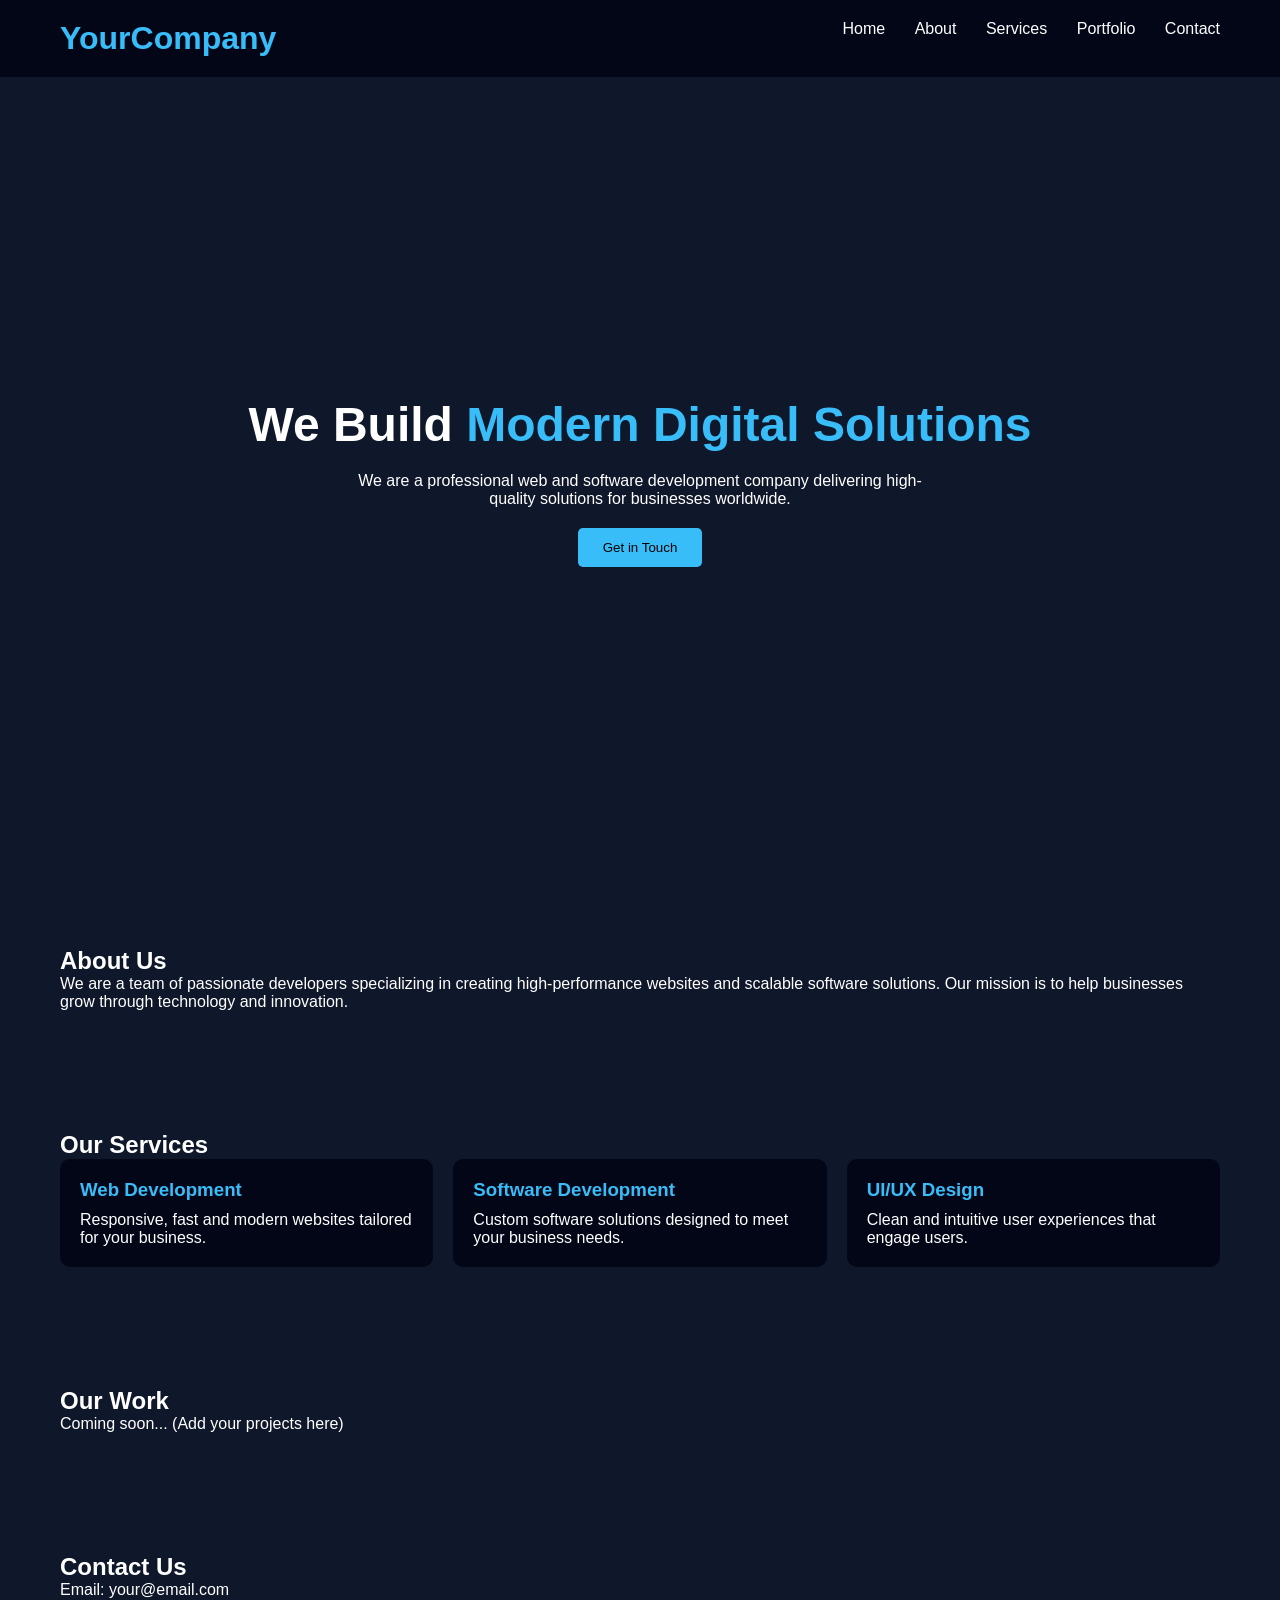
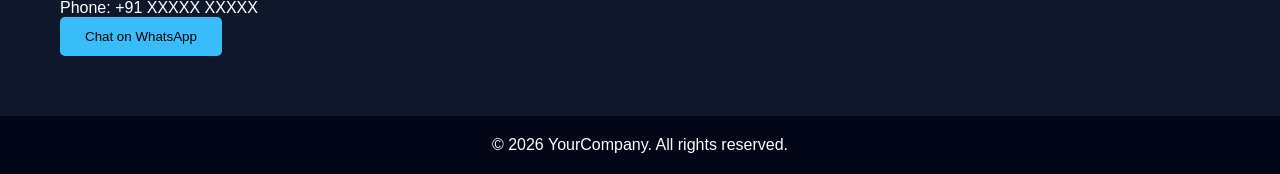
<file: Index.html>
<!DOCTYPE html>
<html lang="en">
<head>
  <meta charset="UTF-8" />
  <meta name="viewport" content="width=device-width, initial-scale=1.0"/>
  <title>Your Company Name</title>

  <style>
    * {
      margin: 0;
      padding: 0;
      box-sizing: border-box;
      font-family: 'Segoe UI', sans-serif;
    }

    body {
      background: #0f172a;
      color: white;
    }

    header {
      display: flex;
      justify-content: space-between;
      padding: 20px 60px;
      background: #020617;
      position: sticky;
      top: 0;
    }

    header h1 {
      color: #38bdf8;
    }

    nav a {
      margin-left: 25px;
      color: white;
      text-decoration: none;
    }

    .hero {
      height: 90vh;
      display: flex;
      flex-direction: column;
      justify-content: center;
      align-items: center;
      text-align: center;
      padding: 20px;
    }

    .hero h2 {
      font-size: 3rem;
    }

    .hero span {
      color: #38bdf8;
    }

    .hero p {
      margin: 20px 0;
      max-width: 600px;
    }

    .btn {
      padding: 12px 25px;
      background: #38bdf8;
      color: black;
      border: none;
      cursor: pointer;
      border-radius: 5px;
    }

    section {
      padding: 60px;
    }

    .services {
      display: flex;
      gap: 20px;
      flex-wrap: wrap;
    }

    .card {
      background: #020617;
      padding: 20px;
      border-radius: 10px;
      flex: 1;
      min-width: 250px;
    }

    .card h3 {
      margin-bottom: 10px;
      color: #38bdf8;
    }

    footer {
      text-align: center;
      padding: 20px;
      background: #020617;
    }

    @media(max-width: 768px) {
      header {
        flex-direction: column;
        align-items: center;
      }

      nav {
        margin-top: 10px;
      }
    }
  </style>
</head>

<body>

<header>
  <h1>YourCompany</h1>
  <nav>
    <a href="#home">Home</a>
    <a href="#about">About</a>
    <a href="#services">Services</a>
    <a href="#portfolio">Portfolio</a>
    <a href="#contact">Contact</a>
  </nav>
</header>

<section class="hero" id="home">
  <h2>We Build <span>Modern Digital Solutions</span></h2>
  <p>We are a professional web and software development company delivering high-quality solutions for businesses worldwide.</p>
  <button class="btn" onclick="scrollToSection('contact')">Get in Touch</button>
</section>

<section id="about">
  <h2>About Us</h2>
  <p>
    We are a team of passionate developers specializing in creating high-performance websites and scalable software solutions.
    Our mission is to help businesses grow through technology and innovation.
  </p>
</section>

<section id="services">
  <h2>Our Services</h2>
  <div class="services">
    <div class="card">
      <h3>Web Development</h3>
      <p>Responsive, fast and modern websites tailored for your business.</p>
    </div>

    <div class="card">
      <h3>Software Development</h3>
      <p>Custom software solutions designed to meet your business needs.</p>
    </div>

    <div class="card">
      <h3>UI/UX Design</h3>
      <p>Clean and intuitive user experiences that engage users.</p>
    </div>
  </div>
</section>

<section id="portfolio">
  <h2>Our Work</h2>
  <p>Coming soon... (Add your projects here)</p>
</section>

<section id="contact">
  <h2>Contact Us</h2>
  <p>Email: your@email.com</p>
  <p>Phone: +91 XXXXX XXXXX</p>

  <button class="btn" onclick="sendWhatsApp()">Chat on WhatsApp</button>
</section>

<footer>
  <p>© 2026 YourCompany. All rights reserved.</p>
</footer>

<script>
  function scrollToSection(id) {
    document.getElementById(id).scrollIntoView({ behavior: 'smooth' });
  }

  function sendWhatsApp() {
    window.open("https://wa.me/91XXXXXXXXXX", "_blank");
  }
</script>

</body>
</html>
</file>
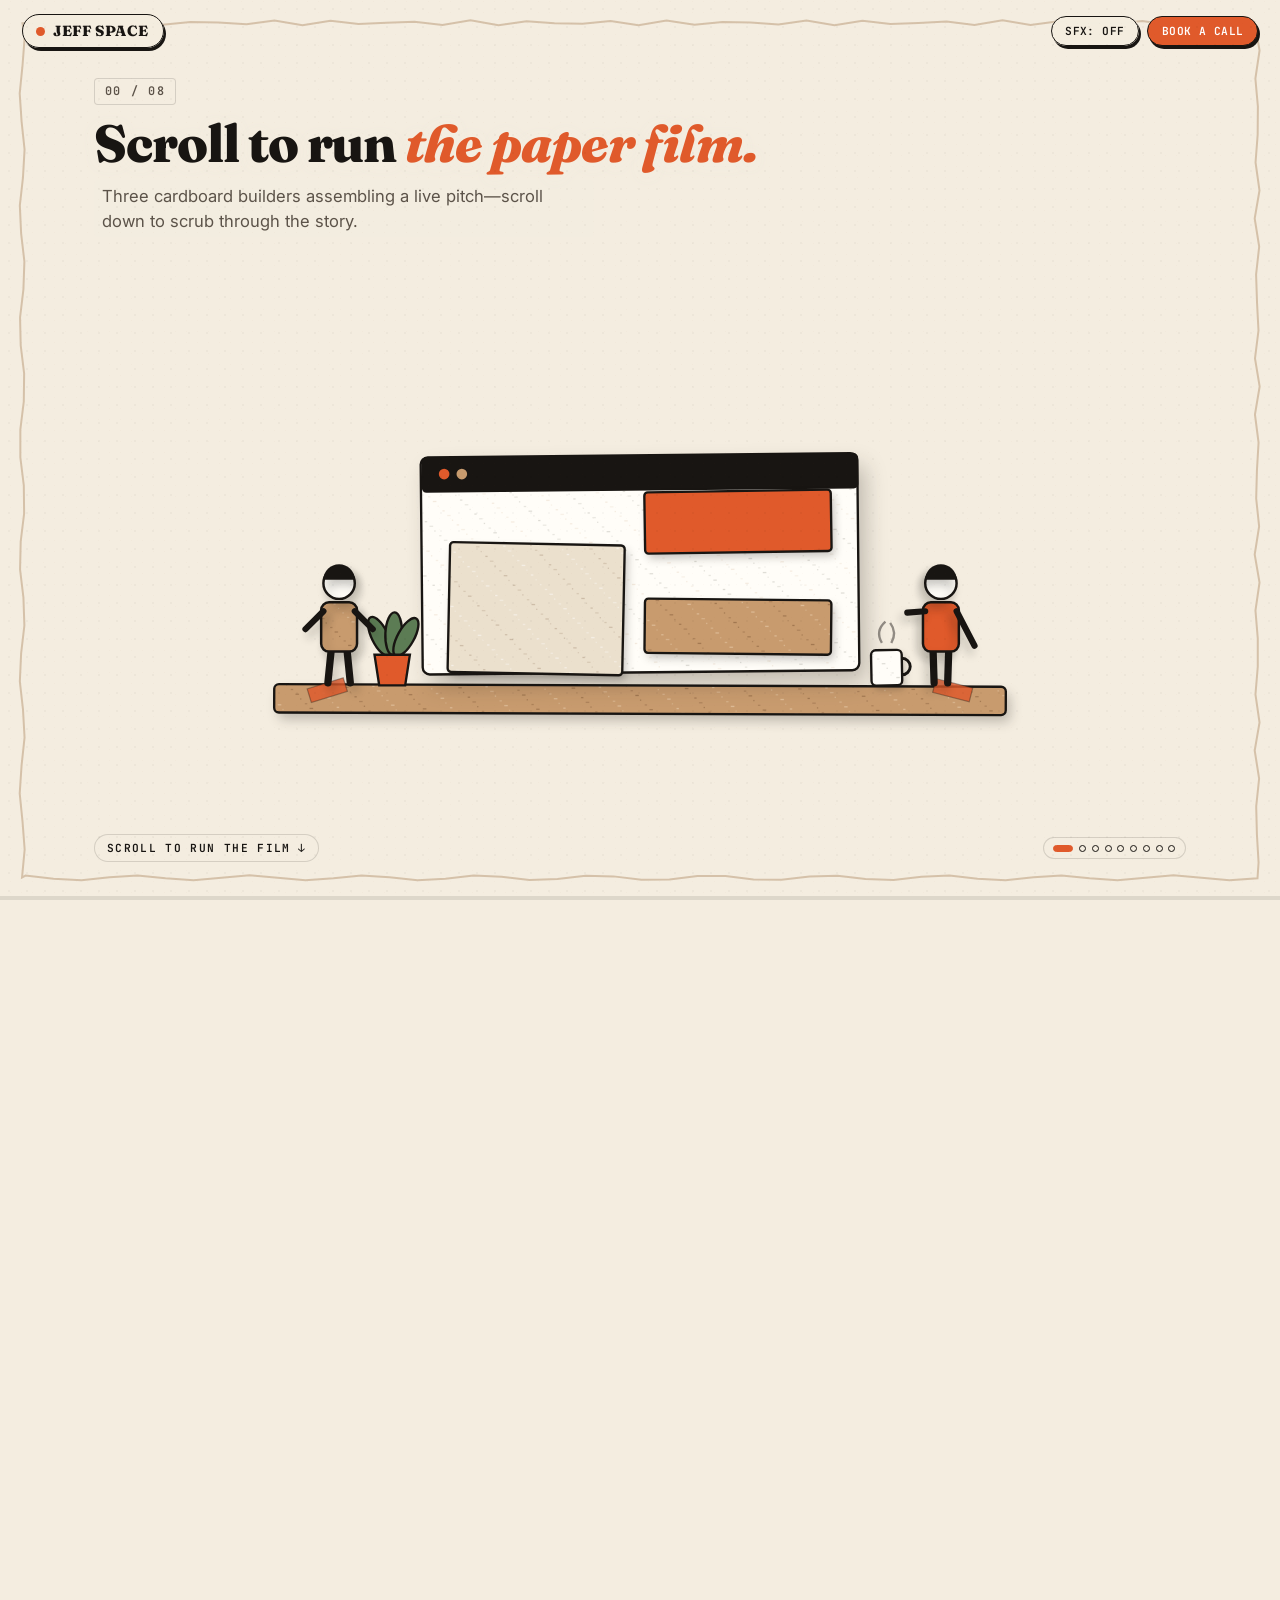
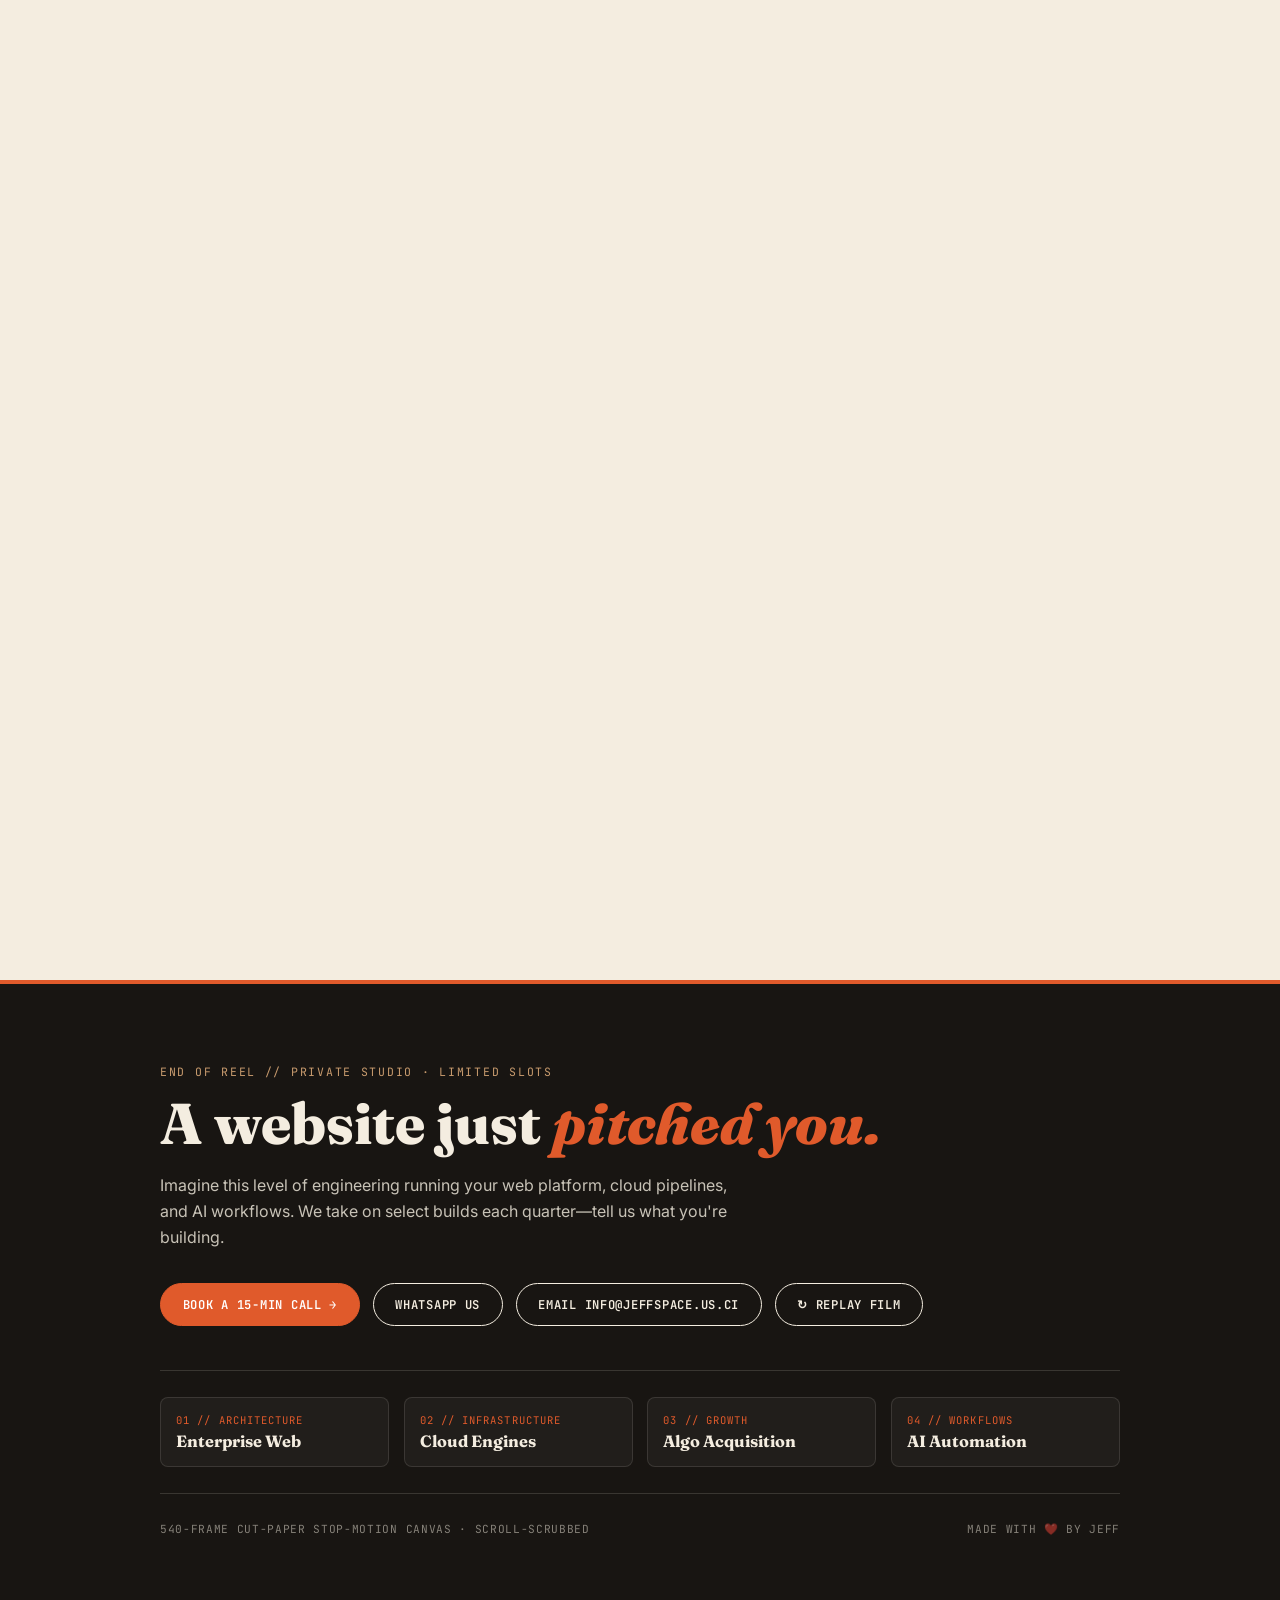
<file: index.html>
<!DOCTYPE html>
<html lang="en">
<head>
  <meta charset="UTF-8" />
  <meta name="viewport" content="width=device-width, initial-scale=1.0" />
  <title>JEFF SPACE</title>
  <link rel="preconnect" href="https://fonts.googleapis.com" />
  <link rel="preconnect" href="https://fonts.gstatic.com" crossorigin />
  <link href="https://fonts.googleapis.com/css2?family=Fraunces:ital,opsz,wght@0,9..144,600;0,9..144,800;1,9..144,600;1,9..144,800&family=Inter:wght@400;500;600&family=JetBrains+Mono:wght@400;500;600&display=swap" rel="stylesheet" />
  <style>
    :root {
      --paper-cream: #f4ede0;
      --paper-warm: #e8dcc8;
      --paper-kraft: #c89b6e;
      --paper-kraft-dark: #9c6f44;
      --ink-charcoal: #181512;
      --ink-muted: #5c5349;
      --accent-orange: #e05a2b;
      --accent-orange-dark: #b8421a;
      --border-paper: rgba(24, 21, 18, 0.14);
    }

    * {
      box-sizing: border-box;
      margin: 0;
      padding: 0;
    }

    html {
      scroll-behavior: auto;
      background: var(--paper-cream);
      color: var(--ink-charcoal);
      font-family: 'Inter', -apple-system, BlinkMacSystemFont, sans-serif;
    }

    body {
      background: var(--paper-cream);
      color: var(--ink-charcoal);
      overflow-x: hidden;
      -webkit-font-smoothing: antialiased;
    }

    /* Subtle tactile paper fiber overlay */
    .paper-grain {
      position: fixed;
      inset: 0;
      pointer-events: none;
      z-index: 60;
      opacity: 0.16;
      background-image:
        radial-gradient(rgba(24, 21, 18, 0.18) 0.8px, transparent 0),
        radial-gradient(rgba(156, 111, 68, 0.16) 0.8px, transparent 0);
      background-size: 18px 18px, 11px 11px;
      background-position: 0 0, 5px 7px;
    }

    /* Pinned Top Header */
    .site-header {
      position: fixed;
      top: 0;
      left: 0;
      right: 0;
      z-index: 50;
      display: flex;
      align-items: center;
      justify-content: space-between;
      padding: 0.9rem 1.35rem;
      pointer-events: none;
    }

    .header-brand,
    .header-actions {
      pointer-events: auto;
      display: flex;
      align-items: center;
      gap: 0.5rem;
    }

    .brand-pill {
      display: inline-flex;
      align-items: center;
      gap: 0.5rem;
      background: rgba(244, 237, 224, 0.94);
      backdrop-filter: blur(8px);
      border: 1.5px solid var(--ink-charcoal);
      padding: 0.42rem 0.85rem;
      border-radius: 999px;
      font-family: 'Fraunces', serif;
      font-weight: 800;
      font-size: 0.92rem;
      letter-spacing: 0.04em;
      color: var(--ink-charcoal);
      cursor: pointer;
      box-shadow: 2px 3px 0 var(--ink-charcoal);
      transition: transform 0.15s ease, box-shadow 0.15s ease;
    }

    .brand-pill:hover {
      transform: translate(-1px, -1px);
      box-shadow: 3px 4px 0 var(--ink-charcoal);
    }

    .brand-dot {
      width: 9px;
      height: 9px;
      border-radius: 50%;
      background: var(--accent-orange);
      display: inline-block;
    }

    .pill-btn {
      display: inline-flex;
      align-items: center;
      gap: 0.35rem;
      background: rgba(244, 237, 224, 0.94);
      backdrop-filter: blur(8px);
      border: 1.5px solid var(--ink-charcoal);
      padding: 0.42rem 0.85rem;
      border-radius: 999px;
      font-family: 'JetBrains Mono', monospace;
      font-size: 0.7rem;
      font-weight: 600;
      letter-spacing: 0.04em;
      text-transform: uppercase;
      color: var(--ink-charcoal);
      cursor: pointer;
      box-shadow: 2px 3px 0 var(--ink-charcoal);
      transition: transform 0.15s ease, background 0.15s ease, color 0.15s ease;
      white-space: nowrap;
    }

    .pill-btn:hover {
      background: var(--ink-charcoal);
      color: var(--paper-cream);
      transform: translate(-1px, -1px);
    }

    .pill-btn.primary {
      background: var(--accent-orange);
      color: #fff;
      border-color: var(--ink-charcoal);
    }

    .pill-btn.primary:hover {
      background: var(--accent-orange-dark);
      color: #fff;
    }

    /* Scroll Track & Sticky Film Stage */
    .film-track {
      position: relative;
      height: 820vh;
      width: 100%;
    }

    .film-stage {
      position: sticky;
      top: 0;
      height: 100dvh;
      width: 100%;
      overflow: hidden;
      display: flex;
      flex-direction: column;
      justify-content: space-between;
      background: var(--paper-cream);
    }

    #paper-canvas {
      position: absolute;
      inset: 0;
      width: 100%;
      height: 100%;
      display: block;
    }

    /* Editorial Copy Overlay */
    .stage-overlay {
      position: relative;
      z-index: 20;
      pointer-events: none;
      display: flex;
      flex-direction: column;
      justify-content: space-between;
      height: 100%;
      padding: 4.85rem 1.5rem 2.35rem;
      max-width: 1140px;
      margin: 0 auto;
      width: 100%;
    }

    .scene-meta {
      display: flex;
      align-items: center;
      justify-content: space-between;
      gap: 1rem;
    }

    .scene-counter {
      font-family: 'JetBrains Mono', monospace;
      font-size: 0.74rem;
      font-weight: 600;
      letter-spacing: 0.14em;
      text-transform: uppercase;
      color: var(--ink-muted);
      background: rgba(244, 237, 224, 0.9);
      padding: 0.28rem 0.6rem;
      border: 1px solid var(--border-paper);
      border-radius: 4px;
    }

    .scene-headline-wrap {
      max-width: 680px;
      margin-top: 0.65rem;
    }

    .scene-headline {
      font-family: 'Fraunces', serif;
      font-weight: 800;
      font-size: clamp(1.55rem, 4.1vw, 3.35rem);
      line-height: 1.07;
      letter-spacing: -0.02em;
      color: var(--ink-charcoal);
      text-shadow: 0 2px 16px rgba(244, 237, 224, 0.96);
    }

    .scene-headline em {
      font-style: italic;
      color: var(--accent-orange);
    }

    .scene-sub {
      margin-top: 0.55rem;
      font-size: clamp(0.86rem, 1.45vw, 1.04rem);
      line-height: 1.48;
      color: var(--ink-muted);
      max-width: 500px;
      background: rgba(244, 237, 224, 0.84);
      padding: 0.25rem 0.5rem;
      border-radius: 4px;
    }

    /* Bottom Prompt & Scene Stepper */
    .stage-bottom {
      display: flex;
      align-items: center;
      justify-content: space-between;
      gap: 0.75rem;
      pointer-events: auto;
      flex-wrap: wrap;
    }

    .scroll-cue {
      display: inline-flex;
      align-items: center;
      gap: 0.45rem;
      font-family: 'JetBrains Mono', monospace;
      font-size: 0.7rem;
      font-weight: 600;
      letter-spacing: 0.12em;
      text-transform: uppercase;
      color: var(--ink-charcoal);
      background: rgba(244, 237, 224, 0.92);
      border: 1px solid var(--border-paper);
      padding: 0.4rem 0.75rem;
      border-radius: 999px;
      cursor: pointer;
    }

    .scroll-arrow {
      display: inline-block;
      animation: bounceDown 1.4s infinite ease-in-out;
    }

    @keyframes bounceDown {
      0%, 100% { transform: translateY(0); }
      50% { transform: translateY(3px); }
    }

    .scene-dots {
      display: flex;
      align-items: center;
      gap: 0.36rem;
      background: rgba(244, 237, 224, 0.92);
      padding: 0.38rem 0.6rem;
      border-radius: 999px;
      border: 1px solid var(--border-paper);
    }

    .scene-dot {
      width: 7px;
      height: 7px;
      border-radius: 50%;
      border: 1.5px solid var(--ink-charcoal);
      background: transparent;
      cursor: pointer;
      transition: all 0.2s ease;
    }

    .scene-dot.active {
      width: 20px;
      border-radius: 999px;
      background: var(--accent-orange);
      border-color: var(--accent-orange);
    }

    /* Thin Bottom Progress Bar */
    .progress-rail {
      position: fixed;
      bottom: 0;
      left: 0;
      right: 0;
      height: 4px;
      background: rgba(24, 21, 18, 0.1);
      z-index: 55;
    }

    .progress-fill {
      height: 100%;
      width: 0%;
      background: var(--accent-orange);
      transition: width 0.05s linear;
    }

    /* Closing Charcoal Footer */
    .closing-footer {
      position: relative;
      z-index: 30;
      background: var(--ink-charcoal);
      color: var(--paper-cream);
      padding: 5rem 1.5rem 4rem;
      border-top: 4px solid var(--accent-orange);
    }

    .footer-inner {
      max-width: 960px;
      margin: 0 auto;
    }

    .footer-kicker {
      font-family: 'JetBrains Mono', monospace;
      font-size: 0.72rem;
      letter-spacing: 0.15em;
      text-transform: uppercase;
      color: var(--paper-kraft);
      margin-bottom: 0.9rem;
    }

    .footer-title {
      font-family: 'Fraunces', serif;
      font-weight: 800;
      font-size: clamp(2rem, 5vw, 3.6rem);
      line-height: 1.08;
      margin-bottom: 1rem;
    }

    .footer-title em {
      font-style: italic;
      color: var(--accent-orange);
    }

    .footer-copy {
      font-size: 1rem;
      line-height: 1.65;
      color: rgba(244, 237, 224, 0.8);
      max-width: 580px;
      margin-bottom: 2rem;
    }

    .footer-ctas {
      display: flex;
      flex-wrap: wrap;
      gap: 0.8rem;
      margin-bottom: 2.75rem;
    }

    .cta-btn {
      display: inline-flex;
      align-items: center;
      gap: 0.45rem;
      padding: 0.8rem 1.35rem;
      border-radius: 999px;
      font-family: 'JetBrains Mono', monospace;
      font-size: 0.76rem;
      font-weight: 600;
      letter-spacing: 0.06em;
      text-transform: uppercase;
      text-decoration: none;
      cursor: pointer;
      border: 1.5px solid var(--paper-cream);
      color: var(--paper-cream);
      background: transparent;
      transition: all 0.18s ease;
    }

    .cta-btn:hover {
      background: var(--paper-cream);
      color: var(--ink-charcoal);
      transform: translateY(-2px);
    }

    .cta-btn.orange {
      background: var(--accent-orange);
      border-color: var(--accent-orange);
      color: #fff;
    }

    .cta-btn.orange:hover {
      background: var(--accent-orange-dark);
      border-color: var(--accent-orange-dark);
      color: #fff;
    }

    .capabilities-strip {
      display: grid;
      grid-template-columns: repeat(auto-fit, minmax(180px, 1fr));
      gap: 0.9rem;
      padding: 1.6rem 0;
      border-top: 1px solid rgba(244, 237, 224, 0.15);
      border-bottom: 1px solid rgba(244, 237, 224, 0.15);
      margin-bottom: 1.75rem;
    }

    .cap-card {
      background: rgba(255, 255, 255, 0.04);
      border: 1px solid rgba(244, 237, 224, 0.12);
      padding: 0.95rem;
      border-radius: 8px;
    }

    .cap-tag {
      font-family: 'JetBrains Mono', monospace;
      font-size: 0.66rem;
      color: var(--accent-orange);
      letter-spacing: 0.1em;
      text-transform: uppercase;
    }

    .cap-name {
      font-family: 'Fraunces', serif;
      font-weight: 700;
      font-size: 1.02rem;
      margin-top: 0.25rem;
    }

    .footer-credits {
      display: flex;
      flex-wrap: wrap;
      justify-content: space-between;
      gap: 0.75rem;
      font-family: 'JetBrains Mono', monospace;
      font-size: 0.7rem;
      color: rgba(244, 237, 224, 0.5);
      letter-spacing: 0.06em;
    }

    /* Booking Modal */
    .modal-backdrop {
      position: fixed;
      inset: 0;
      background: rgba(24, 21, 18, 0.72);
      backdrop-filter: blur(6px);
      z-index: 80;
      display: none;
      align-items: center;
      justify-content: center;
      padding: 1rem;
    }

    .modal-backdrop.open {
      display: flex;
    }

    .modal-card {
      background: var(--paper-cream);
      color: var(--ink-charcoal);
      border: 2px solid var(--ink-charcoal);
      box-shadow: 8px 10px 0 var(--ink-charcoal);
      border-radius: 14px;
      max-width: 480px;
      width: 100%;
      padding: 1.6rem;
      position: relative;
    }

    .modal-close {
      position: absolute;
      top: 1rem;
      right: 1rem;
      background: transparent;
      border: 1px solid var(--ink-charcoal);
      border-radius: 999px;
      width: 30px;
      height: 30px;
      font-family: 'JetBrains Mono', monospace;
      font-weight: 700;
      cursor: pointer;
    }

    .modal-title {
      font-family: 'Fraunces', serif;
      font-size: 1.5rem;
      font-weight: 800;
      margin-bottom: 0.35rem;
    }

    .modal-sub {
      font-size: 0.86rem;
      color: var(--ink-muted);
      margin-bottom: 1.15rem;
    }

    .form-group {
      margin-bottom: 0.9rem;
    }

    .form-label {
      display: block;
      font-family: 'JetBrains Mono', monospace;
      font-size: 0.7rem;
      font-weight: 600;
      text-transform: uppercase;
      letter-spacing: 0.08em;
      margin-bottom: 0.3rem;
    }

    .form-input, .form-select, .form-textarea {
      width: 100%;
      padding: 0.6rem 0.75rem;
      border: 1.5px solid var(--ink-charcoal);
      background: #fffdf9;
      border-radius: 6px;
      font-family: 'Inter', sans-serif;
      font-size: 0.9rem;
      color: var(--ink-charcoal);
    }

    .form-textarea {
      min-height: 78px;
      resize: vertical;
    }

    .toast {
      position: fixed;
      bottom: 1.4rem;
      right: 1.4rem;
      background: var(--ink-charcoal);
      color: var(--paper-cream);
      border: 1.5px solid var(--accent-orange);
      padding: 0.7rem 1.05rem;
      border-radius: 8px;
      font-family: 'JetBrains Mono', monospace;
      font-size: 0.75rem;
      z-index: 90;
      display: none;
      box-shadow: 4px 4px 0 rgba(0,0,0,0.25);
    }

    .toast.show {
      display: block;
    }

    /* Mobile & Narrow Viewport Refinements */
    @media (max-width: 640px) {
      .site-header { padding: 0.65rem 0.85rem; }
      .brand-pill { padding: 0.36rem 0.7rem; font-size: 0.82rem; }
      .pill-btn { padding: 0.36rem 0.7rem; font-size: 0.64rem; }
      .pill-btn.hide-xs { display: none; }
      .stage-overlay { padding: 4.1rem 1rem 1.5rem; }
      .scene-headline-wrap { margin-top: 0.45rem; }
      .scene-sub { font-size: 0.82rem; }
      .stage-bottom { justify-content: center; }
      .scroll-cue { font-size: 0.64rem; padding: 0.34rem 0.65rem; }
      .scene-dots { padding: 0.32rem 0.5rem; gap: 0.28rem; }
      .closing-footer { padding: 3.5rem 1.1rem 3rem; }
    }
  </style>
</head>
<body>
  <div class="paper-grain"></div>

  <!-- Pinned Header -->
  <header class="site-header">
    <div class="header-brand">
      <button id="top-btn" class="brand-pill" type="button">
        <span class="brand-dot"></span>
        JEFF SPACE
      </button>
    </div>
    <div class="header-actions">
      <button id="sfx-btn" class="pill-btn hide-xs" type="button">SFX: OFF</button>
      <button id="open-modal-btn" class="pill-btn primary" type="button">Book a call</button>
    </div>
  </header>

  <!-- Scroll-Driven Paper Film -->
  <section class="film-track" id="film-track">
    <div class="film-stage">
      <canvas id="paper-canvas"></canvas>

      <div class="stage-overlay">
        <div>
          <div class="scene-meta">
            <span class="scene-counter" id="scene-counter">00 / 08</span>
          </div>
          <div class="scene-headline-wrap">
            <h1 class="scene-headline" id="scene-headline">
              Scroll to run <em>the paper film.</em>
            </h1>
            <p class="scene-sub" id="scene-sub">
              Three cardboard builders assembling a live pitch—scroll down to scrub through the story.
            </p>
          </div>
        </div>

        <div class="stage-bottom">
          <button id="next-scene-btn" class="scroll-cue" type="button">
            <span id="scroll-cue-text">SCROLL TO RUN THE FILM</span>
            <span class="scroll-arrow">↓</span>
          </button>

          <div class="scene-dots" id="scene-dots" aria-label="Scene navigation"></div>
        </div>
      </div>
    </div>
  </section>

  <!-- Closing Charcoal Footer -->
  <footer class="closing-footer" id="closing-footer">
    <div class="footer-inner">
      <div class="footer-kicker">END OF REEL // PRIVATE STUDIO · LIMITED SLOTS</div>
      <h2 class="footer-title">A website just <em>pitched you.</em></h2>
      <p class="footer-copy">
        Imagine this level of engineering running your web platform, cloud pipelines, and AI workflows. We take on select builds each quarter—tell us what you're building.
      </p>

      <div class="footer-ctas">
        <button id="footer-book-btn" class="cta-btn orange" type="button">Book a 15-min call →</button>
        <a class="cta-btn" href="https://wa.me/917090462940" target="_blank" rel="noopener noreferrer">WhatsApp us</a>
        <a class="cta-btn" href="mailto:info@jeffspace.us.ci">Email info@jeffspace.us.ci</a>
        <button id="replay-btn" class="cta-btn" type="button">↻ Replay film</button>
      </div>

      <div class="capabilities-strip">
        <div class="cap-card">
          <div class="cap-tag">01 // Architecture</div>
          <div class="cap-name">Enterprise Web</div>
        </div>
        <div class="cap-card">
          <div class="cap-tag">02 // Infrastructure</div>
          <div class="cap-name">Cloud Engines</div>
        </div>
        <div class="cap-card">
          <div class="cap-tag">03 // Growth</div>
          <div class="cap-name">Algo Acquisition</div>
        </div>
        <div class="cap-card">
          <div class="cap-tag">04 // Workflows</div>
          <div class="cap-name">AI Automation</div>
        </div>
      </div>

      <div class="footer-credits">
        <span>540-FRAME CUT-PAPER STOP-MOTION CANVAS · SCROLL-SCRUBBED</span>
        <span>MADE WITH ❤️ BY JEFF</span>
      </div>
    </div>
  </footer>

  <!-- Thin Bottom Progress Bar -->
  <div class="progress-rail">
    <div class="progress-fill" id="progress-fill"></div>
  </div>

  <!-- Quick Scope & Booking Modal -->
  <div class="modal-backdrop" id="booking-modal" role="dialog" aria-modal="true" aria-labelledby="modal-title">
    <div class="modal-card">
      <button class="modal-close" id="close-modal-btn" type="button" aria-label="Close">✕</button>
      <h3 class="modal-title" id="modal-title">Start a conversation</h3>
      <p class="modal-sub">Pick a focus area and send a quick brief—we'll reply within one business day.</p>
      <form id="scope-form">
        <div class="form-group">
          <label class="form-label" for="scope-track">System Focus</label>
          <select class="form-select" id="scope-track">
            <option value="Enterprise Web">Enterprise Web</option>
            <option value="Cloud Engines">Cloud Engines</option>
            <option value="Algo Acquisition">Algo Acquisition</option>
            <option value="AI Automation">AI Automation</option>
          </select>
        </div>
        <div class="form-group">
          <label class="form-label" for="scope-name">Your Name / Company</label>
          <input class="form-input" id="scope-name" type="text" placeholder="e.g. Aarav / Northstar Labs" required />
        </div>
        <div class="form-group">
          <label class="form-label" for="scope-brief">What are you building?</label>
          <textarea class="form-textarea" id="scope-brief" placeholder="A short note on the bottleneck or product..." required></textarea>
        </div>
        <div style="display:flex; gap:0.65rem; flex-wrap:wrap;">
          <button class="pill-btn primary" type="submit">Send via WhatsApp →</button>
          <button class="pill-btn" id="copy-brief-btn" type="button">Copy Brief</button>
        </div>
      </form>
    </div>
  </div>

  <div class="toast" id="toast"></div>

  <script>
    // =========================================================================
    // SCENE SCRIPT (Opening Frame + 8 Scenes)
    // =========================================================================
    const SCENES = [
      {
        counter: '00 / 08',
        headline: 'Scroll to run <em>the paper film.</em>',
        sub: 'Three cardboard builders assembling a live pitch—scroll down to scrub through the story.',
        cue: 'SCROLL TO RUN THE FILM'
      },
      {
        counter: '01 / 08',
        headline: 'This website <em>is the pitch.</em>',
        sub: 'No bloated slide decks or buzzword landing pages. Just craft you can feel.',
        cue: 'KEEP SCROLLING'
      },
      {
        counter: '02 / 08',
        headline: 'Behind most sites, every day is <em>firefighting.</em>',
        sub: 'Overflowing inbox trays, tangled spreadsheets, and fragile scripts catching fire under load.',
        cue: 'KEEP SCROLLING'
      },
      {
        counter: '03 / 08',
        headline: 'Scattered tools <em>jam the belt.</em>',
        sub: 'When your web app, cloud ops, and acquisition don’t talk, growth stalls on the line.',
        cue: 'KEEP SCROLLING'
      },
      {
        counter: '04 / 08',
        headline: 'So we <em>install a system.</em>',
        sub: 'Enterprise Web, Cloud Engines, Algo Acquisition, and AI Automation—snapped into one grid.',
        cue: 'KEEP SCROLLING'
      },
      {
        counter: '05 / 08',
        headline: 'Leads route. <em>Data answers.</em>',
        sub: 'Automated pipelines turn scattered signals into crisp decisions without manual babysitting.',
        cue: 'KEEP SCROLLING'
      },
      {
        counter: '06 / 08',
        headline: 'Built <em>exclusively</em> for founders who ship.',
        sub: 'Private engineering studio—direct access, zero middlemen, and custom systems built from scratch.',
        cue: 'KEEP SCROLLING'
      },
      {
        counter: '07 / 08',
        headline: 'No 40-page proposals. <em>Just have a chat.</em>',
        sub: 'Bring the messy problem. In 15 minutes we’ll map out what to automate or rebuild first.',
        cue: 'ALMOST THERE'
      },
      {
        counter: '08 / 08',
        headline: 'Don’t take our word. <em>See for yourself.</em>',
        sub: 'Scroll once more to reach the booking desk.',
        cue: 'TO BOOKING DESK ↓'
      }
    ];

    // =========================================================================
    // PROCEDURAL PAPER TEXTURES (Kraft & Cream Cardstock)
    // =========================================================================
    function makePaperPattern(baseHex, speckDark, speckLight) {
      const off = document.createElement('canvas');
      off.width = 96;
      off.height = 96;
      const octx = off.getContext('2d');
      octx.fillStyle = baseHex;
      octx.fillRect(0, 0, 96, 96);
      for (let i = 0; i < 240; i++) {
        octx.fillStyle = i % 2 === 0 ? speckDark : speckLight;
        const rx = (i * 37) % 96;
        const ry = (i * 61) % 96;
        octx.fillRect(rx, ry, (i % 3) + 1, 1);
      }
      return off;
    }

    const kraftTile = makePaperPattern('#c89b6e', 'rgba(92, 60, 30, 0.14)', 'rgba(255, 240, 220, 0.14)');
    const creamTile = makePaperPattern('#fffdf8', 'rgba(24, 21, 18, 0.05)', 'rgba(200, 155, 110, 0.07)');
    const warmTile  = makePaperPattern('#ebe0cd', 'rgba(92, 60, 30, 0.08)', 'rgba(255, 255, 255, 0.2)');

    // =========================================================================
    // AUDIO: SUBTLE PROCEDURAL PAPER RUSTLE / CLICK
    // =========================================================================
    let audioCtx = null;
    let sfxOn = false;

    function playPaperTick() {
      if (!sfxOn) return;
      try {
        if (!audioCtx) {
          const AC = window.AudioContext || window.webkitAudioContext;
          if (AC) audioCtx = new AC();
        }
        if (!audioCtx) return;
        if (audioCtx.state === 'suspended') audioCtx.resume();
        const osc = audioCtx.createOscillator();
        const gain = audioCtx.createGain();
        osc.type = 'triangle';
        osc.frequency.setValueAtTime(210 + Math.random() * 90, audioCtx.currentTime);
        gain.gain.setValueAtTime(0.025, audioCtx.currentTime);
        gain.gain.exponentialRampToValueAtTime(0.0001, audioCtx.currentTime + 0.045);
        osc.connect(gain);
        gain.connect(audioCtx.destination);
        osc.start();
        osc.stop(audioCtx.currentTime + 0.05);
      } catch (_) {}
    }

    // =========================================================================
    // DOM REFS & STATE
    // =========================================================================
    const track = document.getElementById('film-track');
    const canvas = document.getElementById('paper-canvas');
    const ctx = canvas.getContext('2d');
    const counterEl = document.getElementById('scene-counter');
    const headlineEl = document.getElementById('scene-headline');
    const subEl = document.getElementById('scene-sub');
    const cueEl = document.getElementById('scroll-cue-text');
    const progressFill = document.getElementById('progress-fill');
    const dotsWrap = document.getElementById('scene-dots');

    let kraftPat = null;
    let creamPat = null;
    let warmPat = null;

    let progress = 0;
    let lastSceneIdx = -1;

    SCENES.forEach((_, idx) => {
      const btn = document.createElement('button');
      btn.type = 'button';
      btn.className = 'scene-dot' + (idx === 0 ? ' active' : '');
      btn.setAttribute('aria-label', 'Jump to scene ' + idx);
      btn.addEventListener('click', () => jumpToScene(idx));
      dotsWrap.appendChild(btn);
    });

    function jumpToScene(idx) {
      const maxScroll = track.offsetHeight - window.innerHeight;
      const targetP = idx / (SCENES.length - 1);
      window.scrollTo({ top: targetP * maxScroll, behavior: 'smooth' });
    }

    // =========================================================================
    // CANVAS SIZING & TACTILE CUT-PAPER PRIMITIVES
    // =========================================================================
    function resizeCanvas() {
      const dpr = Math.min(window.devicePixelRatio || 1, 2);
      canvas.width = window.innerWidth * dpr;
      canvas.height = window.innerHeight * dpr;
      ctx.setTransform(dpr, 0, 0, dpr, 0, 0);
      kraftPat = ctx.createPattern(kraftTile, 'repeat');
      creamPat = ctx.createPattern(creamTile, 'repeat');
      warmPat = ctx.createPattern(warmTile, 'repeat');
      renderFrame();
    }

    function resolveFill(fill) {
      if (fill === 'KRAFT') return kraftPat || '#c89b6e';
      if (fill === 'CREAM') return creamPat || '#fffdf8';
      if (fill === 'WARM') return warmPat || '#ebe0cd';
      return fill;
    }

    function cutPaperRect(x, y, w, h, fill, angle = 0, shadow = 10, stroke = '#181512', radius = 3) {
      ctx.save();
      ctx.translate(x + w / 2, y + h / 2);
      ctx.rotate(angle);
      ctx.shadowColor = 'rgba(24, 21, 18, 0.24)';
      ctx.shadowBlur = shadow * 1.5;
      ctx.shadowOffsetX = shadow * 0.55;
      ctx.shadowOffsetY = shadow * 0.85;
      ctx.fillStyle = resolveFill(fill);
      ctx.beginPath();
      ctx.roundRect(-w / 2, -h / 2, w, h, radius);
      ctx.fill();
      ctx.shadowColor = 'transparent';
      if (stroke) {
        ctx.lineWidth = 2;
        ctx.strokeStyle = stroke;
        ctx.stroke();
      }
      ctx.restore();
    }

    function tapeStrip(x, y, w, h, angle = -0.15) {
      ctx.save();
      ctx.translate(x, y);
      ctx.rotate(angle);
      ctx.fillStyle = 'rgba(224, 90, 43, 0.82)';
      ctx.strokeStyle = 'rgba(24, 21, 18, 0.35)';
      ctx.lineWidth = 1;
      ctx.fillRect(-w / 2, -h / 2, w, h);
      ctx.strokeRect(-w / 2, -h / 2, w, h);
      ctx.restore();
    }

    function paperPerson(x, y, scale = 1, pose = 0, shirt = 'KRAFT', facing = 1) {
      ctx.save();
      ctx.translate(x, y);
      ctx.scale(scale * facing, scale);
      ctx.shadowColor = 'rgba(24, 21, 18, 0.22)';
      ctx.shadowBlur = 10;
      ctx.shadowOffsetX = 4 * facing;
      ctx.shadowOffsetY = 6;

      // Legs
      ctx.strokeStyle = '#181512';
      ctx.lineWidth = 6.5;
      ctx.lineCap = 'round';
      ctx.beginPath();
      ctx.moveTo(-7, 12);
      ctx.lineTo(-10 + Math.sin(pose) * 4, 42);
      ctx.moveTo(7, 12);
      ctx.lineTo(10 - Math.sin(pose) * 4, 42);
      ctx.stroke();

      // Torso (cut-paper jacket)
      ctx.fillStyle = resolveFill(shirt);
      ctx.lineWidth = 2.2;
      ctx.beginPath();
      ctx.roundRect(-16, -30, 32, 44, 7);
      ctx.fill();
      ctx.stroke();

      // Head
      ctx.fillStyle = '#fffdf8';
      ctx.beginPath();
      ctx.arc(0, -47, 14, 0, Math.PI * 2);
      ctx.fill();
      ctx.stroke();

      // Hair cap
      ctx.fillStyle = '#181512';
      ctx.beginPath();
      ctx.arc(0, -50, 14, Math.PI, Math.PI * 2);
      ctx.fill();

      // Articulated arms
      ctx.strokeStyle = '#181512';
      ctx.lineWidth = 5.5;
      ctx.beginPath();
      ctx.moveTo(-14, -22);
      ctx.lineTo(-30, -6 + Math.sin(pose) * 15);
      ctx.moveTo(14, -22);
      ctx.lineTo(30, -6 - Math.sin(pose) * 15);
      ctx.stroke();

      ctx.restore();
    }

    function paperMug(x, y, color = 'CREAM', steamPhase = 0) {
      cutPaperRect(x, y, 26, 30, color, -0.02, 5, '#181512', 4);
      ctx.save();
      ctx.strokeStyle = '#181512';
      ctx.lineWidth = 2.5;
      ctx.beginPath();
      ctx.arc(x + 26, y + 14, 7, -Math.PI / 2, Math.PI / 2);
      ctx.stroke();
      // Cut-paper steam curl
      ctx.strokeStyle = 'rgba(24, 21, 18, 0.45)';
      ctx.lineWidth = 2;
      ctx.beginPath();
      ctx.moveTo(x + 9, y - 6);
      ctx.quadraticCurveTo(x + 3 + Math.sin(steamPhase) * 4, y - 16, x + 12, y - 24);
      ctx.moveTo(x + 17, y - 6);
      ctx.quadraticCurveTo(x + 22 - Math.sin(steamPhase) * 4, y - 15, x + 16, y - 23);
      ctx.stroke();
      ctx.restore();
    }

    function paperPlant(x, y, sway = 0) {
      ctx.save();
      ctx.translate(x, y);
      // Leaves
      ctx.fillStyle = '#5c7c54';
      ctx.strokeStyle = '#181512';
      ctx.lineWidth = 2;
      [-0.45, 0, 0.45].forEach((ang, i) => {
        ctx.save();
        ctx.rotate(ang + Math.sin(sway + i) * 0.06);
        ctx.beginPath();
        ctx.ellipse(0, -24, 7, 18, 0, 0, Math.PI * 2);
        ctx.fill();
        ctx.stroke();
        ctx.restore();
      });
      // Pot
      ctx.fillStyle = '#e05a2b';
      ctx.beginPath();
      ctx.moveTo(-15, -6);
      ctx.lineTo(15, -6);
      ctx.lineTo(11, 20);
      ctx.lineTo(-11, 20);
      ctx.closePath();
      ctx.fill();
      ctx.stroke();
      ctx.restore();
    }

    function paperFlame(x, y, s, wobble) {
      ctx.save();
      ctx.translate(x, y);
      ctx.scale(s, s);
      ctx.rotate(Math.sin(wobble) * 0.09);
      ctx.shadowColor = 'rgba(24,21,18,0.2)';
      ctx.shadowBlur = 8;
      ctx.shadowOffsetY = 4;
      ctx.fillStyle = '#e05a2b';
      ctx.strokeStyle = '#181512';
      ctx.lineWidth = 2;
      ctx.beginPath();
      ctx.moveTo(0, -36);
      ctx.quadraticCurveTo(24, -10, 15, 18);
      ctx.quadraticCurveTo(0, 26, -15, 18);
      ctx.quadraticCurveTo(-24, -10, 0, -36);
      ctx.fill();
      ctx.stroke();

      ctx.fillStyle = '#f4ede0';
      ctx.beginPath();
      ctx.moveTo(0, -15);
      ctx.quadraticCurveTo(10, 0, 6, 14);
      ctx.quadraticCurveTo(0, 18, -6, 14);
      ctx.quadraticCurveTo(-10, 0, 0, -15);
      ctx.fill();
      ctx.restore();
    }

    function drawTornBorder(W, H, jitter) {
      ctx.save();
      ctx.strokeStyle = 'rgba(156, 111, 68, 0.35)';
      ctx.lineWidth = 2;
      const m = Math.min(W, H) * 0.025;
      ctx.beginPath();
      for (let x = m; x <= W - m; x += 28) {
        const yOff = ((Math.sin(x * 0.13) + jitter * 0.15) * 2.5);
        if (x === m) ctx.moveTo(x, m + yOff);
        else ctx.lineTo(x, m + yOff);
      }
      for (let y = m; y <= H - m; y += 28) {
        const xOff = ((Math.cos(y * 0.13) - jitter * 0.15) * 2.5);
        ctx.lineTo(W - m + xOff, y);
      }
      for (let x = W - m; x >= m; x -= 28) {
        const yOff = ((Math.sin(x * 0.17) + jitter * 0.15) * 2.5);
        ctx.lineTo(x, H - m + yOff);
      }
      for (let y = H - m; y >= m; y -= 28) {
        const xOff = ((Math.cos(y * 0.17) - jitter * 0.15) * 2.5);
        ctx.lineTo(m + xOff, y);
      }
      ctx.closePath();
      ctx.stroke();
      ctx.restore();
    }

    // =========================================================================
    // MAIN PROCEDURAL 540-FRAME STOP-MOTION RENDERER
    // =========================================================================
    function renderFrame() {
      const W = window.innerWidth;
      const H = window.innerHeight;
      ctx.clearRect(0, 0, W, H);

      const frame = Math.floor(progress * 540);
      const sceneFloat = progress * (SCENES.length - 1);
      const sceneIdx = Math.min(SCENES.length - 1, Math.floor(sceneFloat + 0.18));
      const localT = sceneFloat - Math.floor(sceneFloat);
      const jitter = (frame % 2 === 0 ? 1 : -1) * 0.9;

      if (sceneIdx !== lastSceneIdx) {
        lastSceneIdx = sceneIdx;
        const s = SCENES[sceneIdx];
        counterEl.textContent = s.counter;
        headlineEl.innerHTML = s.headline;
        subEl.textContent = s.sub;
        cueEl.textContent = s.cue;
        document.querySelectorAll('.scene-dot').forEach((d, i) => {
          d.classList.toggle('active', i === sceneIdx);
        });
        playPaperTick();
      }

      drawTornBorder(W, H, jitter);

      // Responsive diorama placement for Desktop & Mobile
      const isMobile = W < 640;
      const cx = W * 0.5;
      const cy = isMobile ? H * 0.66 : H * 0.62;
      const sc = isMobile
        ? Math.min(W / 560, H / 640)
        : Math.min(W / 860, H / 590, 1.18);

      ctx.save();
      ctx.translate(cx, cy);
      ctx.scale(sc, sc);

      // Tactile cardboard stage floor
      cutPaperRect(-310, 108, 620, 24, 'KRAFT', 0.004 * jitter, 8, '#181512', 4);
      tapeStrip(-265, 112, 32, 12, -0.3);
      tapeStrip(265, 112, 32, 12, 0.25);

      if (sceneIdx === 0) {
        // Opening: Builders assembling cut-paper browser + plant + mug
        const slide = (1 - Math.min(1, localT * 1.6)) * 28;
        cutPaperRect(-185, -88 + jitter, 370, 184, 'CREAM', -0.01, 14, '#181512', 6);
        cutPaperRect(-185, -88 + jitter, 370, 30, '#181512', -0.01, 0, null, 4);
        // Browser window dots
        ctx.fillStyle = '#e05a2b';
        ctx.beginPath(); ctx.arc(-166, -72 + jitter, 4.5, 0, Math.PI * 2); ctx.fill();
        ctx.fillStyle = '#c89b6e';
        ctx.beginPath(); ctx.arc(-151, -72 + jitter, 4.5, 0, Math.PI * 2); ctx.fill();

        cutPaperRect(-162, -40 + slide, 148, 110, 'WARM', 0.02, 6);
        cutPaperRect(4, -40 - slide * 0.6, 158, 52, '#e05a2b', -0.015, 6);
        cutPaperRect(4, 24 + slide * 0.4, 158, 46, 'KRAFT', 0.01, 6);

        paperPlant(-210, 88, frame * 0.08);
        paperMug(196, 78, 'CREAM', frame * 0.14);
        paperPerson(-255, 66, 0.95, frame * 0.16, 'KRAFT', 1);
        paperPerson(255, 66, 0.95, frame * 0.16 + 1.4, '#e05a2b', -1);
      } else if (sceneIdx === 1) {
        // 01: Unrolling kraft blueprint
        const unroll = Math.min(1, 0.35 + localT * 1.1);
        cutPaperRect(-235, -72 + jitter, 470 * unroll, 162, 'KRAFT', -0.01, 12, '#181512', 4);
        if (unroll > 0.5) {
          cutPaperRect(-200, -45, 178, 102, 'CREAM', 0.015, 6);
          cutPaperRect(10, -45, 186, 102, 'CREAM', -0.012, 6);
          tapeStrip(-200, -45, 26, 10, -0.4);
          tapeStrip(195, 55, 26, 10, 0.4);
        }
        paperPerson(-270, 66, 0.95, frame * 0.2, '#181512', 1);
        paperPerson(265, 66, 0.95, frame * 0.2 + 1, '#e05a2b', -1);
      } else if (sceneIdx === 2) {
        // 02: Firefighting — burning inbox tray & rotary desk phone
        cutPaperRect(-155, 18 + jitter, 185, 86, 'KRAFT', 0.01, 10);
        cutPaperRect(-120, -36, 82, 64, 'CREAM', -0.16, 6);
        cutPaperRect(-35, -48, 92, 68, 'WARM', 0.14, 6);
        // Cut-paper rotary phone on right
        cutPaperRect(75, 42, 88, 62, '#181512', 0.02, 8, '#181512', 8);
        ctx.fillStyle = '#f4ede0';
        ctx.beginPath(); ctx.arc(119, 74, 15, 0, Math.PI * 2); ctx.fill();
        cutPaperRect(72, 22 + Math.sin(frame * 0.6) * 4, 94, 16, '#e05a2b', Math.sin(frame * 0.5) * 0.05, 5, '#181512', 8);

        paperFlame(-125, -18, 0.95, frame * 0.28);
        paperFlame(-30, -42, 1.18, frame * 0.28 + 1);
        paperFlame(60, -14, 0.88, frame * 0.28 + 2);
        paperPerson(-240, 66, 0.95, frame * 0.34, '#e05a2b', 1);
      } else if (sceneIdx === 3) {
        // 03: Conveyor belt jamming
        cutPaperRect(-245, 34, 490, 44, '#181512', 0, 10, '#181512', 20);
        for (let i = -195; i <= 195; i += 78) {
          ctx.save();
          ctx.translate(i, 56);
          ctx.rotate(frame * 0.08);
          ctx.fillStyle = '#c89b6e';
          ctx.beginPath(); ctx.arc(0, 0, 11, 0, Math.PI * 2); ctx.fill();
          ctx.strokeStyle = '#181512'; ctx.lineWidth = 2;
          ctx.beginPath(); ctx.moveTo(-8, 0); ctx.lineTo(8, 0); ctx.stroke();
          ctx.restore();
        }
        const shift = Math.sin(frame * 0.25) * 11;
        cutPaperRect(-165 + shift, -36, 92, 66, 'CREAM', -0.18, 6);
        cutPaperRect(-52 - shift, -58, 96, 76, 'WARM', 0.14, 6);
        cutPaperRect(68 + shift, -32, 86, 62, '#e05a2b', -0.1, 6);
        paperPerson(-270, 66, 0.9, frame * 0.2, 'KRAFT', 1);
        paperMug(225, 78, 'CREAM', frame * 0.12);
      } else if (sceneIdx === 4) {
        // 04: Installing the 4 JEFF SPACE modules cleanly
        const labels = ['ENTERPRISE WEB', 'CLOUD ENGINES', 'ALGO ACQ.', 'AI AUTOMATION'];
        const colors = ['CREAM', 'WARM', 'KRAFT', '#e05a2b'];
        labels.forEach((lbl, idx) => {
          const x = -258 + idx * 134;
          const drop = Math.max(0, (1 - Math.min(1, localT * 1.9 - idx * 0.14))) * -52;
          cutPaperRect(x, -46 + drop + jitter * 0.4, 120, 124, colors[idx], (idx % 2 === 0 ? -0.02 : 0.02), 9, '#181512', 6);
          tapeStrip(x + 60, -46 + drop, 28, 10, (idx % 2 === 0 ? -0.15 : 0.15));
          ctx.fillStyle = idx === 3 ? '#fff' : '#181512';
          ctx.font = '700 10px "JetBrains Mono", monospace';
          ctx.textAlign = 'center';
          ctx.fillText(lbl, x + 60, 18 + drop);
        });
      } else if (sceneIdx === 5) {
        // 05: Kraft envelope routing burnt-orange data packets to clean dashboard
        cutPaperRect(-235, -36 + jitter, 152, 106, 'KRAFT', -0.04, 10);
        // Envelope flap
        ctx.save();
        ctx.strokeStyle = '#181512';
        ctx.lineWidth = 2;
        ctx.beginPath();
        ctx.moveTo(-235, -32 + jitter);
        ctx.lineTo(-159, 20 + jitter);
        ctx.lineTo(-83, -32 + jitter);
        ctx.stroke();
        ctx.restore();

        cutPaperRect(80, -46 - jitter, 174, 118, 'CREAM', 0.02, 10);
        for (let i = 0; i < 6; i++) {
          const t = ((frame * 0.018 + i / 6) % 1);
          const px = -72 + t * 145;
          const py = Math.sin(t * Math.PI) * -38;
          cutPaperRect(px, py, 14, 14, '#e05a2b', t * 2, 4, '#181512', 2);
        }
        paperPerson(275, 66, 0.9, frame * 0.12, '#181512', -1);
      } else if (sceneIdx === 6) {
        // 06: Private studio signal pin + paper planes
        ctx.save();
        ctx.strokeStyle = 'rgba(200, 155, 110, 0.7)';
        ctx.lineWidth = 2;
        for (let r = 35; r <= 125; r += 30) {
          ctx.beginPath();
          ctx.arc(0, 15, r + (frame % 14), 0, Math.PI * 2);
          ctx.stroke();
        }
        ctx.restore();
        cutPaperRect(-62, -26 + jitter, 124, 46, '#181512', -0.02, 9, '#181512', 6);
        ctx.fillStyle = '#f4ede0';
        ctx.font = '700 11px "JetBrains Mono", monospace';
        ctx.textAlign = 'center';
        ctx.fillText('JEFF // PRIVATE', 0, 1 + jitter);
        paperPerson(-215, 66, 0.9, frame * 0.14, '#e05a2b', 1);
        paperPerson(215, 66, 0.9, frame * 0.14 + 2, 'KRAFT', -1);
      } else if (sceneIdx === 7) {
        // 07: Minimalist desk with two steaming mugs & taped wall frame
        cutPaperRect(-80, -112, 160, 98, 'WARM', 0.01, 7);
        tapeStrip(0, -112, 30, 12, -0.08);
        cutPaperRect(-170, 38, 340, 22, 'KRAFT', 0, 8);
        paperMug(-105, 8 + jitter, 'CREAM', frame * 0.14);
        paperMug(75, 8 - jitter, '#e05a2b', frame * 0.14 + 1.5);
        paperPlant(0, 18, frame * 0.08);
      } else {
        // 08: Five celebrating paper-craft figures + confetti
        const xs = [-200, -100, 0, 100, 200];
        const shirts = ['KRAFT', '#e05a2b', '#181512', 'KRAFT', '#e05a2b'];
        xs.forEach((px, idx) => {
          const hop = Math.abs(Math.sin(frame * 0.18 + idx)) * -18;
          paperPerson(px, 66 + hop, 0.92, frame * 0.32 + idx, shirts[idx], idx % 2 === 0 ? 1 : -1);
        });
        for (let c = 0; c < 16; c++) {
          const cxp = ((c * 97 + frame * 3) % 540) - 270;
          const cyp = ((c * 53 + frame * 4) % 210) - 125;
          cutPaperRect(cxp, cyp, 10, 10, c % 2 === 0 ? '#e05a2b' : 'KRAFT', c + frame * 0.1, 2, null, 2);
        }
      }

      ctx.restore();
    }

    // =========================================================================
    // SCROLL & INTERACTION WIRING
    // =========================================================================
    function onScroll() {
      const maxScroll = Math.max(1, track.offsetHeight - window.innerHeight);
      const y = Math.min(maxScroll, Math.max(0, window.scrollY));
      progress = y / maxScroll;
      progressFill.style.width = (progress * 100).toFixed(2) + '%';
      renderFrame();
    }

    window.addEventListener('scroll', onScroll, { passive: true });
    window.addEventListener('resize', resizeCanvas);

    document.getElementById('top-btn').addEventListener('click', () => {
      window.scrollTo({ top: 0, behavior: 'smooth' });
    });

    document.getElementById('replay-btn').addEventListener('click', () => {
      window.scrollTo({ top: 0, behavior: 'smooth' });
    });

    document.getElementById('sfx-btn').addEventListener('click', (e) => {
      sfxOn = !sfxOn;
      e.target.textContent = sfxOn ? 'SFX: ON' : 'SFX: OFF';
      if (sfxOn) playPaperTick();
    });

    document.getElementById('next-scene-btn').addEventListener('click', () => {
      if (lastSceneIdx >= SCENES.length - 1) {
        document.getElementById('closing-footer').scrollIntoView({ behavior: 'smooth' });
      } else {
        jumpToScene(Math.min(SCENES.length - 1, lastSceneIdx + 1));
      }
    });

    // Modal & Toast
    const modal = document.getElementById('booking-modal');
    const toast = document.getElementById('toast');

    function showToast(msg) {
      toast.textContent = msg;
      toast.classList.add('show');
      setTimeout(() => toast.classList.remove('show'), 2800);
    }

    document.getElementById('open-modal-btn').addEventListener('click', () => modal.classList.add('open'));
    document.getElementById('footer-book-btn').addEventListener('click', () => modal.classList.add('open'));
    document.getElementById('close-modal-btn').addEventListener('click', () => modal.classList.remove('open'));
    modal.addEventListener('click', (e) => {
      if (e.target === modal) modal.classList.remove('open');
    });

    function buildBriefText() {
      const trackVal = document.getElementById('scope-track').value;
      const nameVal = document.getElementById('scope-name').value.trim() || 'A visitor';
      const briefVal = document.getElementById('scope-brief').value.trim() || 'Looking to discuss a build.';
      return `Hi Jeff Space! I'm ${nameVal} — interested in ${trackVal}. Brief: ${briefVal}`;
    }

    document.getElementById('scope-form').addEventListener('submit', (e) => {
      e.preventDefault();
      const text = encodeURIComponent(buildBriefText());
      window.open('https://wa.me/917090462940?text=' + text, '_blank', 'noopener,noreferrer');
      modal.classList.remove('open');
      showToast('Opening WhatsApp with your brief...');
    });

    document.getElementById('copy-brief-btn').addEventListener('click', () => {
      const txt = buildBriefText();
      if (navigator.clipboard && navigator.clipboard.writeText) {
        navigator.clipboard.writeText(txt).then(() => showToast('Brief copied to clipboard!')).catch(() => fallbackCopy(txt));
      } else {
        fallbackCopy(txt);
      }
    });

    function fallbackCopy(txt) {
      const ta = document.createElement('textarea');
      ta.value = txt;
      document.body.appendChild(ta);
      ta.select();
      document.execCommand('copy');
      document.body.removeChild(ta);
      showToast('Brief copied to clipboard!');
    }

    resizeCanvas();
    onScroll();
  </script>
</body>
</html>
```
</file>
